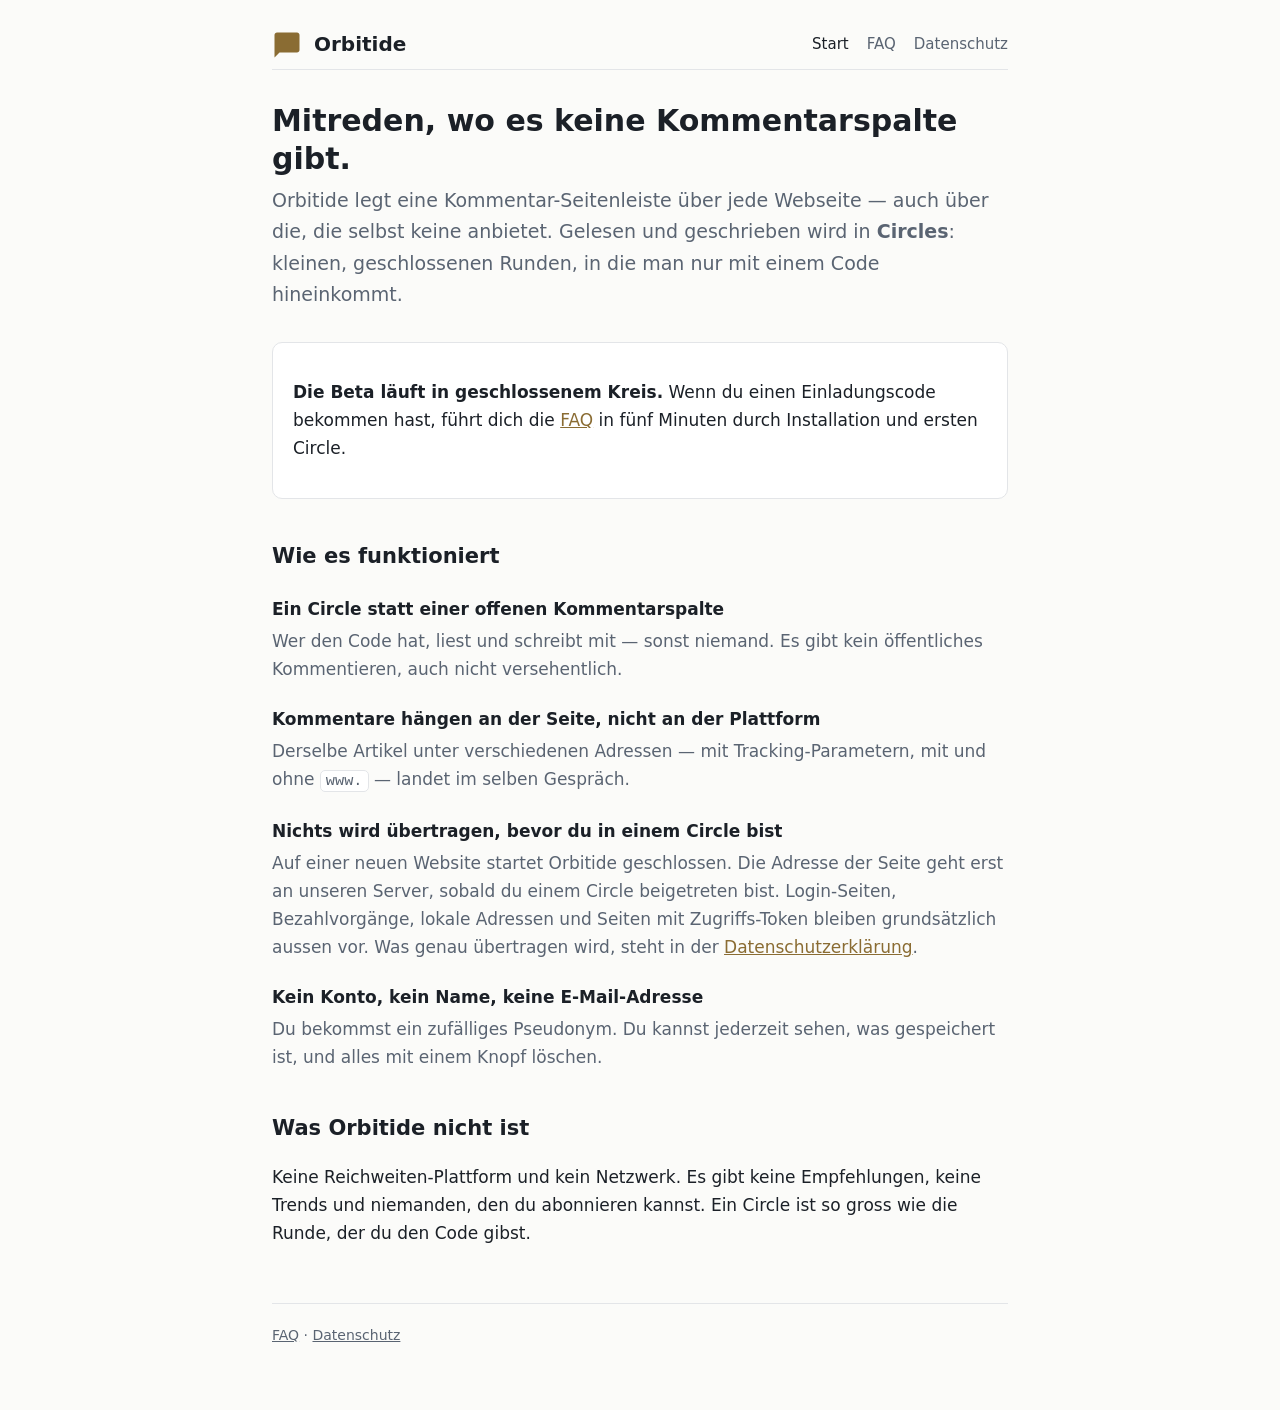
<file: index.html>
<!DOCTYPE html>
<html lang="de">
<head>
<meta charset="UTF-8">
<meta name="viewport" content="width=device-width, initial-scale=1">
<meta name="robots" content="noindex, noarchive">
<title>Orbitide</title>
<meta name="description" content="Kommentiere jede Seite — auch dort, wo es keine Kommentarfunktion gibt. In kleinen, geschlossenen Runden.">
<link rel="stylesheet" href="style.css">
</head>
<body>
<div class="wrap">

<header>
  <svg class="logo" viewBox="0 0 24 24" fill="none" xmlns="http://www.w3.org/2000/svg" aria-hidden="true">
    <path d="M20 2H4C2.9 2 2 2.9 2 4V22L6 18H20C21.1 18 22 17.1 22 16V4C22 2.9 21.1 2 20 2Z" fill="currentColor"/>
  </svg>
  <span class="brand">Orbitide</span>
  <nav>
    <a href="index.html" aria-current="page">Start</a>
    <a href="faq.html">FAQ</a>
    <a href="datenschutz.html">Datenschutz</a>
  </nav>
</header>

<h1>Mitreden, wo es keine Kommentarspalte gibt.</h1>
<p class="lead">
  Orbitide legt eine Kommentar-Seitenleiste über jede Webseite — auch über
  die, die selbst keine anbietet. Gelesen und geschrieben wird in
  <strong>Circles</strong>: kleinen, geschlossenen Runden, in die man nur mit
  einem Code hineinkommt.
</p>

<div class="card">
  <p><strong>Die Beta läuft in geschlossenem Kreis.</strong> Wenn du einen
  Einladungscode bekommen hast, führt dich die <a href="faq.html">FAQ</a> in
  fünf Minuten durch Installation und ersten Circle.</p>
</div>

<h2>Wie es funktioniert</h2>

<dl>
  <dt>Ein Circle statt einer offenen Kommentarspalte</dt>
  <dd>Wer den Code hat, liest und schreibt mit — sonst niemand. Es gibt kein
      öffentliches Kommentieren, auch nicht versehentlich.</dd>

  <dt>Kommentare hängen an der Seite, nicht an der Plattform</dt>
  <dd>Derselbe Artikel unter verschiedenen Adressen — mit Tracking-Parametern,
      mit und ohne <code>www.</code> — landet im selben Gespräch.</dd>

  <dt>Nichts wird übertragen, bevor du in einem Circle bist</dt>
  <dd>Auf einer neuen Website startet Orbitide geschlossen. Die Adresse
      der Seite geht erst an unseren Server, sobald du einem Circle
      beigetreten bist. Login-Seiten, Bezahlvorgänge, lokale Adressen und
      Seiten mit Zugriffs-Token bleiben grundsätzlich aussen vor. Was genau
      übertragen wird, steht in der
      <a href="datenschutz.html">Datenschutzerklärung</a>.</dd>

  <dt>Kein Konto, kein Name, keine E-Mail-Adresse</dt>
  <dd>Du bekommst ein zufälliges Pseudonym. Du kannst jederzeit sehen, was
      gespeichert ist, und alles mit einem Knopf löschen.</dd>
</dl>

<h2>Was Orbitide nicht ist</h2>
<p>
  Keine Reichweiten-Plattform und kein Netzwerk. Es gibt keine Empfehlungen,
  keine Trends und niemanden, den du abonnieren kannst. Ein Circle ist so
  gross wie die Runde, der du den Code gibst.
</p>

<footer>
  <a href="faq.html">FAQ</a> ·
  <a href="datenschutz.html">Datenschutz</a>
</footer>

</div>
</body>
</html>
</file>
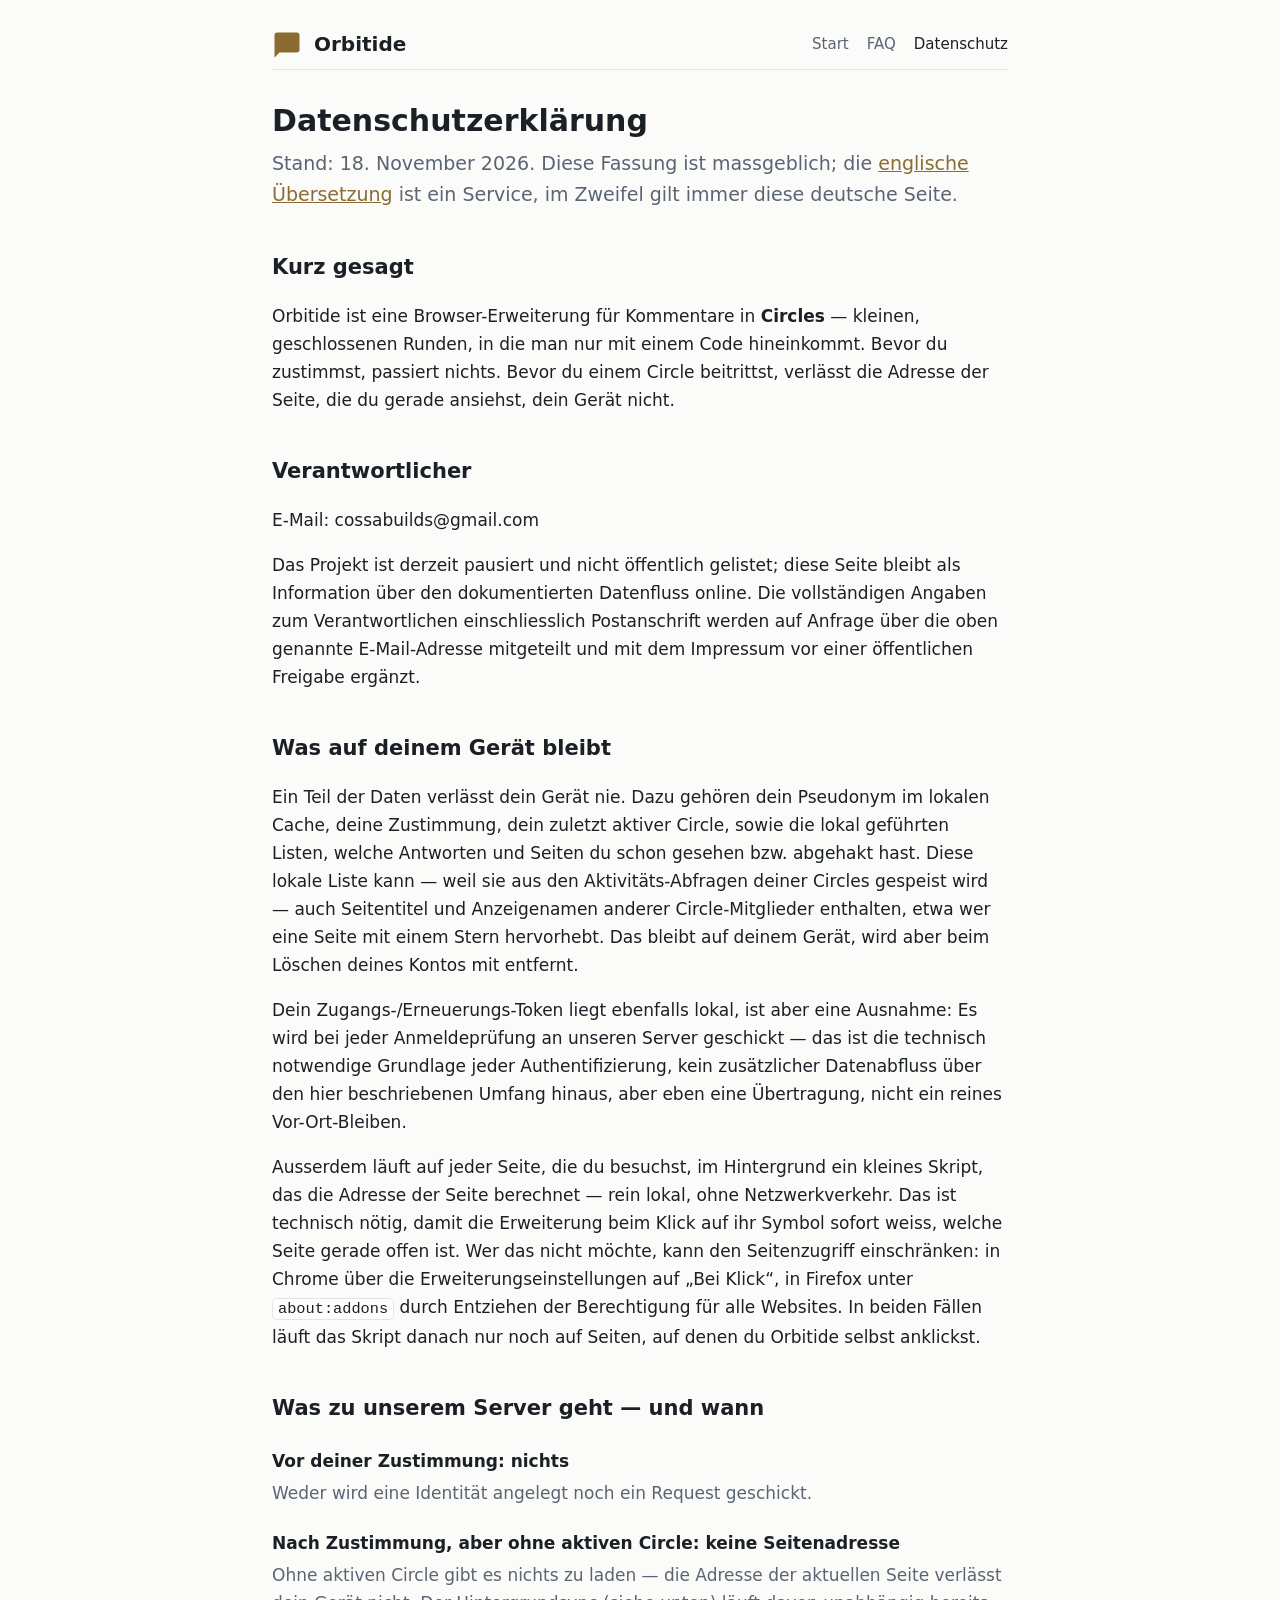
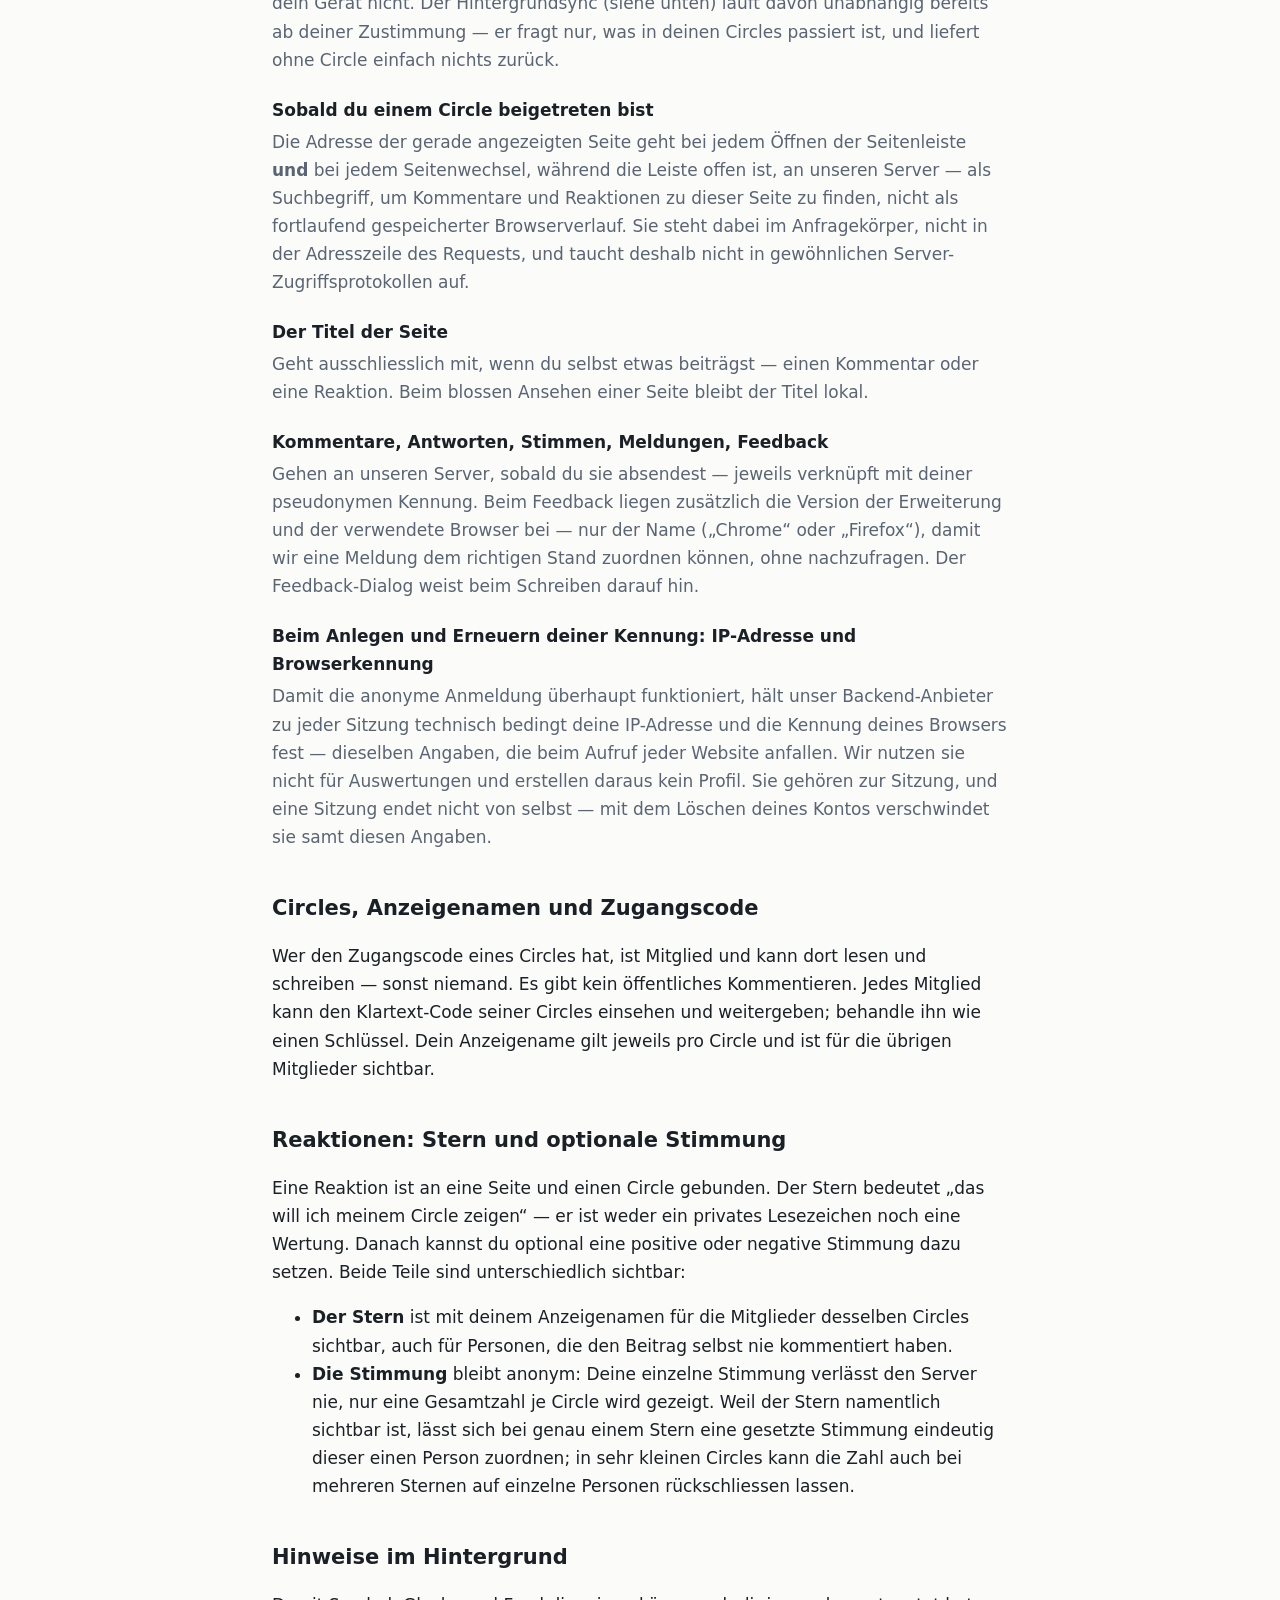
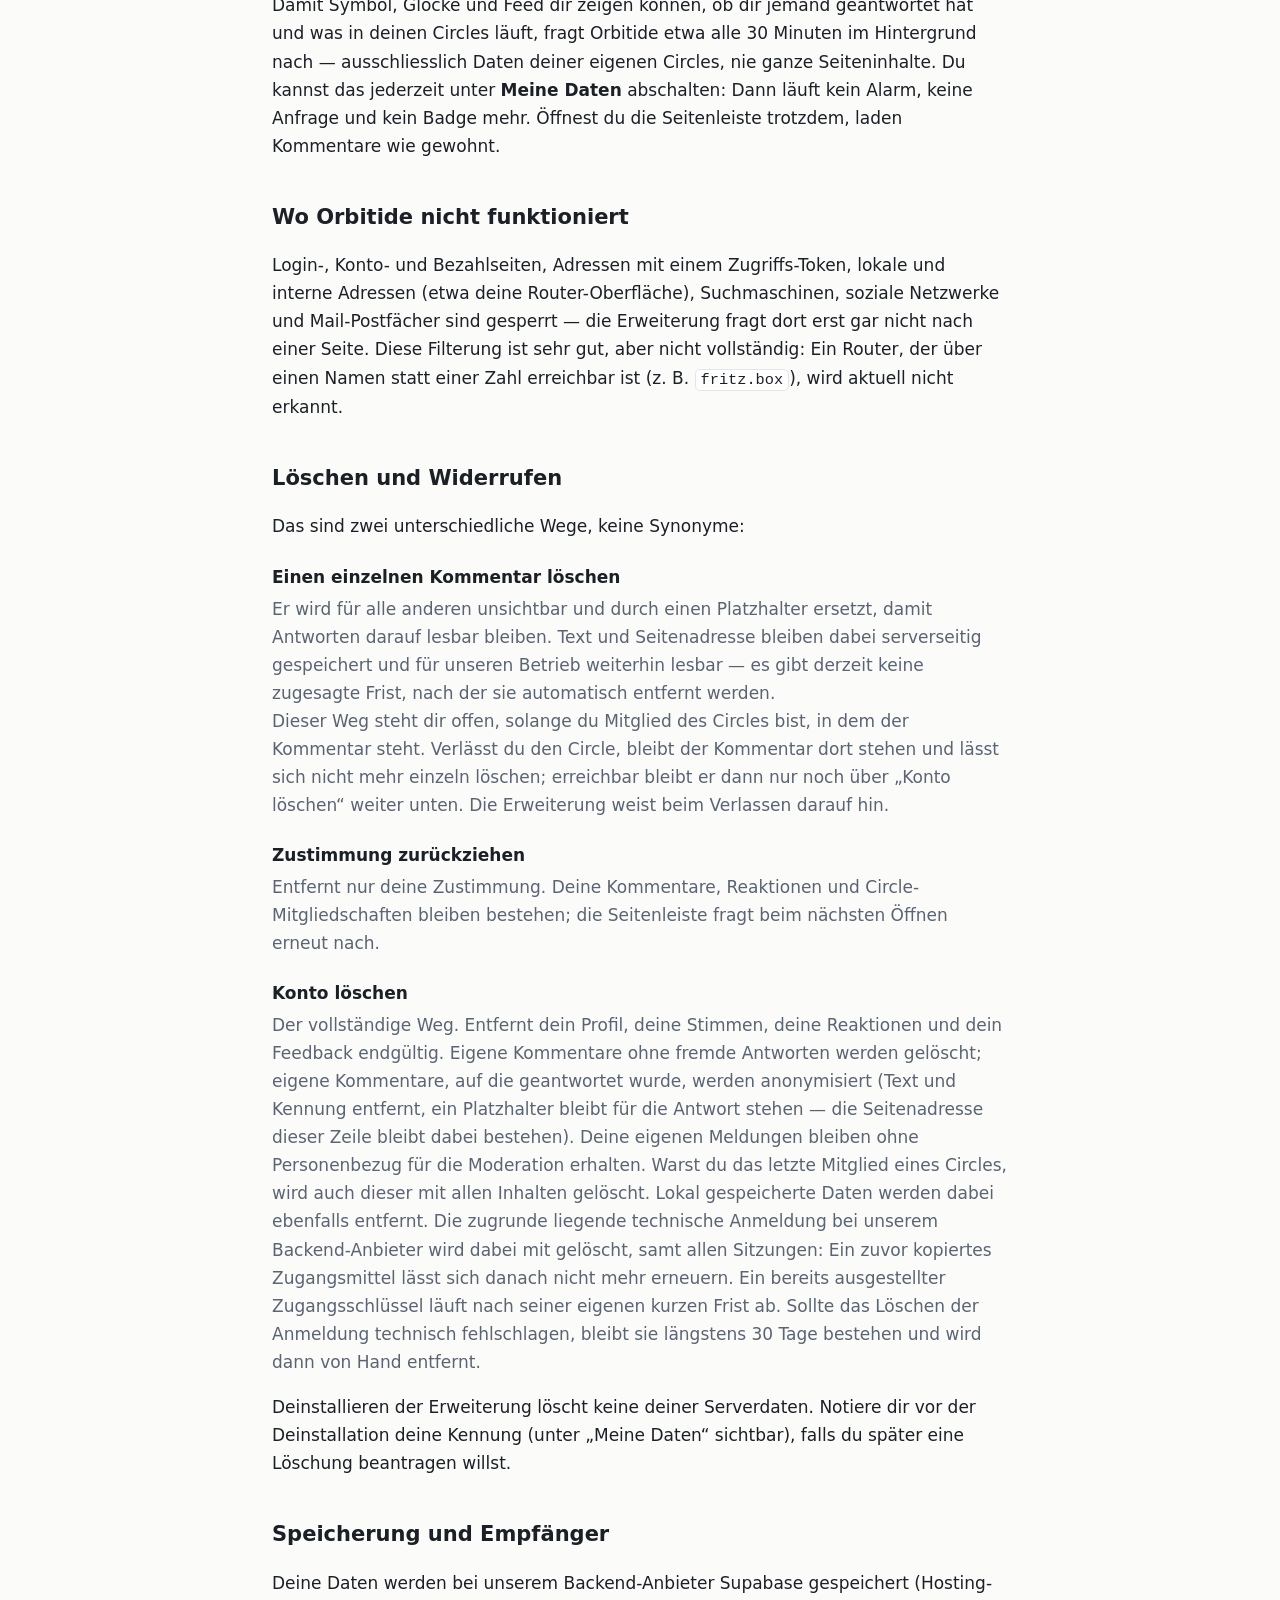
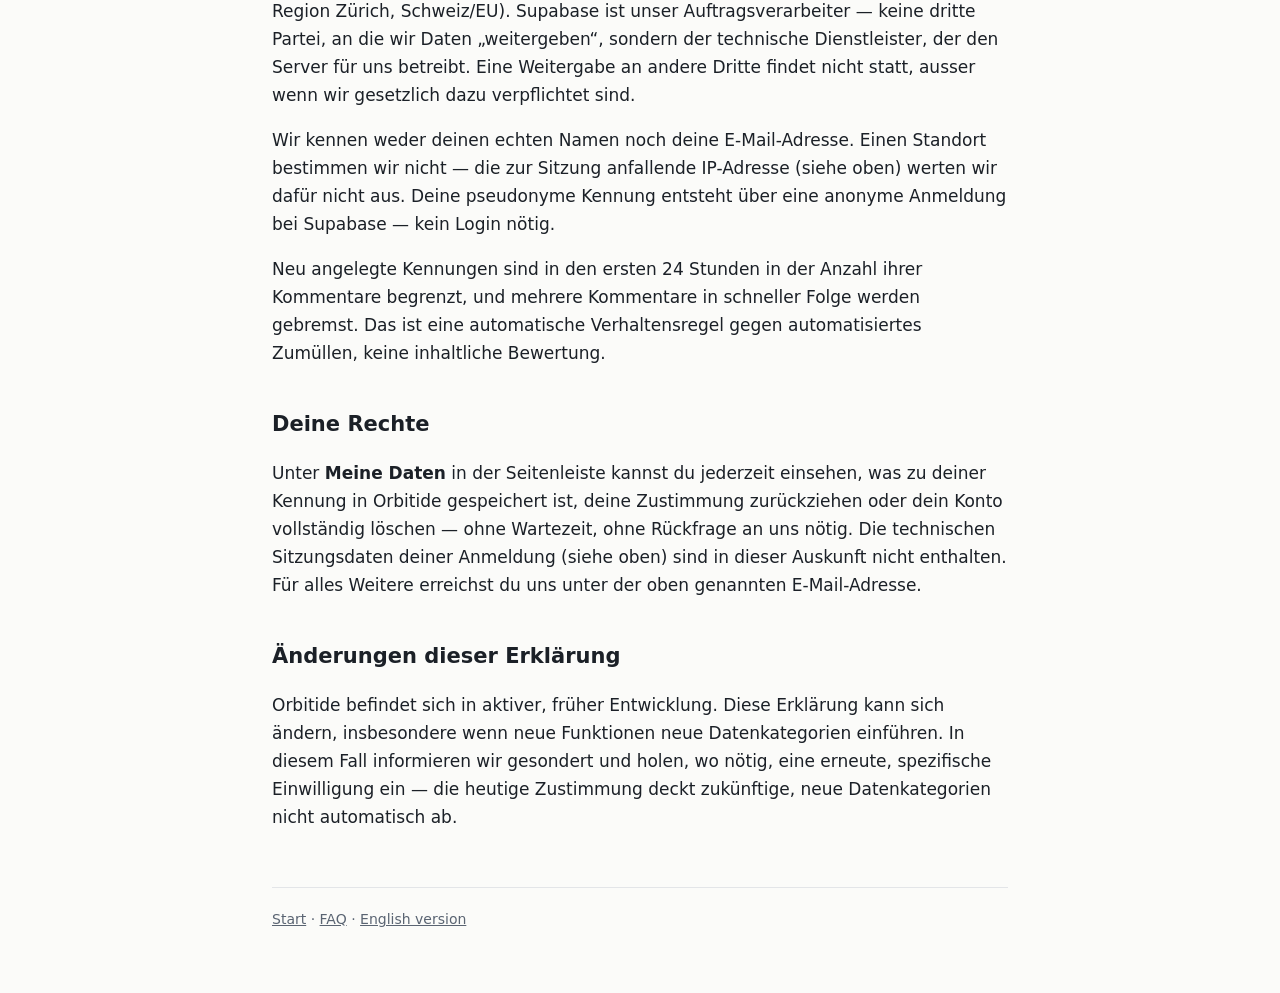
<file: datenschutz.html>
<!DOCTYPE html>
<html lang="de">
<head>
<meta charset="UTF-8">
<meta name="viewport" content="width=device-width, initial-scale=1">
<meta name="robots" content="noindex, noarchive">
<title>Datenschutzerklärung — Orbitide</title>
<meta name="description" content="Was Orbitide lokal speichert, was an den Server geht und wann, und wie du deine Daten löschst.">
<link rel="stylesheet" href="style.css">
</head>
<body>
<div class="wrap">

<header>
  <svg class="logo" viewBox="0 0 24 24" fill="none" xmlns="http://www.w3.org/2000/svg" aria-hidden="true">
    <path d="M20 2H4C2.9 2 2 2.9 2 4V22L6 18H20C21.1 18 22 17.1 22 16V4C22 2.9 21.1 2 20 2Z" fill="currentColor"/>
  </svg>
  <span class="brand">Orbitide</span>
  <nav>
    <a href="index.html">Start</a>
    <a href="faq.html">FAQ</a>
    <a href="datenschutz.html" aria-current="page">Datenschutz</a>
  </nav>
</header>

<h1>Datenschutzerklärung</h1>
<p class="lead">
  Stand: 18. November 2026. Diese Fassung ist massgeblich; die
  <a href="privacy.html">englische Übersetzung</a> ist ein Service, im
  Zweifel gilt immer diese deutsche Seite.
</p>

<h2>Kurz gesagt</h2>
<p>
  Orbitide ist eine Browser-Erweiterung für Kommentare in
  <strong>Circles</strong> — kleinen, geschlossenen Runden, in die man nur
  mit einem Code hineinkommt. Bevor du zustimmst, passiert nichts. Bevor du
  einem Circle beitrittst, verlässt die Adresse der Seite, die du gerade
  ansiehst, dein Gerät nicht.
</p>

<h2>Verantwortlicher</h2>
<p>
  E-Mail: cossabuilds@gmail.com
</p>
<p>
  Das Projekt ist derzeit pausiert und nicht öffentlich gelistet; diese
  Seite bleibt als Information über den dokumentierten Datenfluss online.
  Die vollständigen Angaben zum Verantwortlichen einschliesslich
  Postanschrift werden auf Anfrage über die oben genannte E-Mail-Adresse
  mitgeteilt und mit dem Impressum vor einer öffentlichen Freigabe
  ergänzt.
</p>

<h2>Was auf deinem Gerät bleibt</h2>
<p>
  Ein Teil der Daten verlässt dein Gerät nie. Dazu gehören dein Pseudonym
  im lokalen Cache, deine Zustimmung, dein zuletzt aktiver Circle, sowie
  die lokal geführten Listen, welche Antworten und Seiten du schon gesehen
  bzw. abgehakt hast. Diese lokale Liste kann — weil sie aus den
  Aktivitäts-Abfragen deiner Circles gespeist wird — auch Seitentitel und
  Anzeigenamen anderer Circle-Mitglieder enthalten, etwa wer eine Seite mit
  einem Stern hervorhebt. Das bleibt auf deinem Gerät, wird aber beim
  Löschen deines Kontos mit entfernt.
</p>
<p>
  Dein Zugangs-/Erneuerungs-Token liegt ebenfalls lokal, ist aber eine
  Ausnahme: Es wird bei jeder Anmeldeprüfung an unseren Server geschickt —
  das ist die technisch notwendige Grundlage jeder Authentifizierung, kein
  zusätzlicher Datenabfluss über den hier beschriebenen Umfang hinaus,
  aber eben eine Übertragung, nicht ein reines Vor-Ort-Bleiben.
</p>
<p>
  Ausserdem läuft auf jeder Seite, die du besuchst, im Hintergrund ein
  kleines Skript, das die Adresse der Seite berechnet — rein lokal, ohne
  Netzwerkverkehr. Das ist technisch nötig, damit die Erweiterung beim
  Klick auf ihr Symbol sofort weiss, welche Seite gerade offen ist. Wer das
  nicht möchte, kann den Seitenzugriff einschränken: in Chrome über die
  Erweiterungseinstellungen auf „Bei Klick“, in Firefox unter
  <code>about:addons</code> durch Entziehen der Berechtigung für alle
  Websites. In beiden Fällen läuft das Skript danach nur noch auf Seiten,
  auf denen du Orbitide selbst anklickst.
</p>

<h2>Was zu unserem Server geht — und wann</h2>
<dl>
  <dt>Vor deiner Zustimmung: nichts</dt>
  <dd>Weder wird eine Identität angelegt noch ein Request geschickt.</dd>

  <dt>Nach Zustimmung, aber ohne aktiven Circle: keine Seitenadresse</dt>
  <dd>Ohne aktiven Circle gibt es nichts zu laden — die Adresse der
      aktuellen Seite verlässt dein Gerät nicht. Der Hintergrundsync (siehe
      unten) läuft davon unabhängig bereits ab deiner Zustimmung — er fragt
      nur, was in deinen Circles passiert ist, und liefert ohne Circle
      einfach nichts zurück.</dd>

  <dt>Sobald du einem Circle beigetreten bist</dt>
  <dd>Die Adresse der gerade angezeigten Seite geht bei jedem Öffnen der
      Seitenleiste <strong>und</strong> bei jedem Seitenwechsel, während die
      Leiste offen ist, an unseren Server — als Suchbegriff, um Kommentare
      und Reaktionen zu dieser Seite zu finden, nicht als fortlaufend
      gespeicherter Browserverlauf. Sie steht dabei im Anfragekörper, nicht in der
      Adresszeile des Requests, und taucht deshalb nicht in gewöhnlichen
      Server-Zugriffsprotokollen auf.</dd>

  <dt>Der Titel der Seite</dt>
  <dd>Geht ausschliesslich mit, wenn du selbst etwas beiträgst — einen
      Kommentar oder eine Reaktion. Beim blossen Ansehen einer Seite bleibt
      der Titel lokal.</dd>

  <dt>Kommentare, Antworten, Stimmen, Meldungen, Feedback</dt>
  <dd>Gehen an unseren Server, sobald du sie absendest — jeweils verknüpft
      mit deiner pseudonymen Kennung. Beim Feedback liegen zusätzlich die
      Version der Erweiterung und der verwendete Browser bei — nur der Name
      („Chrome“ oder „Firefox“), damit wir eine Meldung dem richtigen Stand
      zuordnen können, ohne nachzufragen. Der Feedback-Dialog weist beim
      Schreiben darauf hin.</dd>

  <dt>Beim Anlegen und Erneuern deiner Kennung: IP-Adresse und
      Browserkennung</dt>
  <dd>Damit die anonyme Anmeldung überhaupt funktioniert, hält unser
      Backend-Anbieter zu jeder Sitzung technisch bedingt deine IP-Adresse
      und die Kennung deines Browsers fest — dieselben Angaben, die beim
      Aufruf jeder Website anfallen. Wir nutzen sie nicht für Auswertungen
      und erstellen daraus kein Profil. Sie gehören zur Sitzung, und eine
      Sitzung endet nicht von selbst — mit dem Löschen deines Kontos
      verschwindet sie samt diesen Angaben.</dd>
</dl>

<h2>Circles, Anzeigenamen und Zugangscode</h2>
<p>
  Wer den Zugangscode eines Circles hat, ist Mitglied und kann dort lesen
  und schreiben — sonst niemand. Es gibt kein öffentliches Kommentieren.
  Jedes Mitglied kann den Klartext-Code seiner Circles einsehen und
  weitergeben; behandle ihn wie einen Schlüssel. Dein Anzeigename gilt
  jeweils pro Circle und ist für die übrigen Mitglieder sichtbar.
</p>

<h2>Reaktionen: Stern und optionale Stimmung</h2>
<p>
  Eine Reaktion ist an eine Seite und einen Circle gebunden. Der Stern
  bedeutet „das will ich meinem Circle zeigen“ — er ist weder ein privates
  Lesezeichen noch eine Wertung. Danach kannst du optional eine positive
  oder negative Stimmung dazu setzen. Beide Teile sind unterschiedlich
  sichtbar:
</p>
<ul>
  <li><strong>Der Stern</strong> ist mit deinem Anzeigenamen für die
      Mitglieder desselben Circles sichtbar, auch für Personen, die den
      Beitrag selbst nie kommentiert haben.</li>
  <li><strong>Die Stimmung</strong> bleibt anonym: Deine einzelne Stimmung
      verlässt den Server nie, nur eine Gesamtzahl je Circle wird gezeigt.
      Weil der Stern namentlich sichtbar ist, lässt sich bei genau einem
      Stern eine gesetzte Stimmung eindeutig dieser einen Person zuordnen;
      in sehr kleinen Circles kann die Zahl auch bei mehreren Sternen auf
      einzelne Personen rückschliessen lassen.</li>
</ul>

<h2>Hinweise im Hintergrund</h2>
<p>
  Damit Symbol, Glocke und Feed dir zeigen können, ob dir jemand geantwortet
  hat und was in deinen Circles läuft, fragt Orbitide etwa alle 30
  Minuten im Hintergrund nach — ausschliesslich Daten deiner eigenen
  Circles, nie ganze Seiteninhalte. Du kannst das jederzeit unter
  <strong>Meine Daten</strong> abschalten: Dann läuft kein Alarm, keine
  Anfrage und kein Badge mehr. Öffnest du die Seitenleiste trotzdem, laden
  Kommentare wie gewohnt.
</p>

<h2>Wo Orbitide nicht funktioniert</h2>
<p>
  Login-, Konto- und Bezahlseiten, Adressen mit einem Zugriffs-Token,
  lokale und interne Adressen (etwa deine Router-Oberfläche),
  Suchmaschinen, soziale Netzwerke und Mail-Postfächer sind gesperrt — die
  Erweiterung fragt dort erst gar nicht nach einer Seite. Diese Filterung
  ist sehr gut, aber nicht vollständig: Ein Router, der über einen Namen
  statt einer Zahl erreichbar ist (z. B. <code>fritz.box</code>), wird
  aktuell nicht erkannt.
</p>

<h2>Löschen und Widerrufen</h2>
<p>
  Das sind zwei unterschiedliche Wege, keine Synonyme:
</p>
<dl>
  <dt>Einen einzelnen Kommentar löschen</dt>
  <dd>Er wird für alle anderen unsichtbar und durch einen Platzhalter
      ersetzt, damit Antworten darauf lesbar bleiben. Text und Seitenadresse
      bleiben dabei serverseitig gespeichert und für unseren Betrieb
      weiterhin lesbar — es gibt derzeit keine zugesagte Frist, nach der
      sie automatisch entfernt werden.
      <br>
      Dieser Weg steht dir offen, solange du Mitglied des Circles bist, in
      dem der Kommentar steht. Verlässt du den Circle, bleibt der Kommentar
      dort stehen und lässt sich nicht mehr einzeln löschen; erreichbar
      bleibt er dann nur noch über „Konto löschen“ weiter unten. Die
      Erweiterung weist beim Verlassen darauf hin.</dd>

  <dt>Zustimmung zurückziehen</dt>
  <dd>Entfernt nur deine Zustimmung. Deine Kommentare, Reaktionen und
      Circle-Mitgliedschaften bleiben bestehen; die Seitenleiste fragt beim
      nächsten Öffnen erneut nach.</dd>

  <dt>Konto löschen</dt>
  <dd>Der vollständige Weg. Entfernt dein Profil, deine Stimmen, deine
      Reaktionen und dein Feedback endgültig. Eigene Kommentare ohne fremde
      Antworten werden gelöscht; eigene Kommentare, auf die geantwortet
      wurde, werden anonymisiert (Text und Kennung entfernt, ein
      Platzhalter bleibt für die Antwort stehen — die Seitenadresse dieser
      Zeile bleibt dabei bestehen). Deine eigenen Meldungen
      bleiben ohne Personenbezug für die Moderation erhalten. Warst du das
      letzte Mitglied eines Circles, wird auch dieser mit allen Inhalten
      gelöscht. Lokal gespeicherte Daten werden dabei ebenfalls entfernt.
      Die zugrunde liegende technische Anmeldung bei unserem
      Backend-Anbieter wird dabei mit gelöscht, samt allen Sitzungen: Ein
      zuvor kopiertes Zugangsmittel lässt sich danach nicht mehr erneuern.
      Ein bereits ausgestellter Zugangsschlüssel läuft nach seiner eigenen
      kurzen Frist ab. Sollte das Löschen der Anmeldung technisch
      fehlschlagen, bleibt sie längstens 30 Tage bestehen und wird dann von
      Hand entfernt.</dd>
</dl>
<p>
  Deinstallieren der Erweiterung löscht keine deiner Serverdaten. Notiere
  dir vor der Deinstallation deine Kennung (unter „Meine Daten“ sichtbar),
  falls du später eine Löschung beantragen willst.
</p>

<h2>Speicherung und Empfänger</h2>
<p>
  Deine Daten werden bei unserem Backend-Anbieter Supabase gespeichert
  (Hosting-Region Zürich, Schweiz/EU). Supabase ist unser
  Auftragsverarbeiter — keine dritte Partei, an die wir Daten
  „weitergeben“, sondern der technische Dienstleister, der den Server für
  uns betreibt. Eine Weitergabe an andere Dritte findet nicht statt, ausser
  wenn wir gesetzlich dazu verpflichtet sind.
</p>
<p>
  Wir kennen weder deinen echten Namen noch deine E-Mail-Adresse. Einen
  Standort bestimmen wir nicht — die zur Sitzung anfallende IP-Adresse
  (siehe oben) werten wir dafür nicht aus. Deine pseudonyme Kennung
  entsteht über eine anonyme Anmeldung bei Supabase — kein Login nötig.
</p>
<p>
  Neu angelegte Kennungen sind in den ersten 24 Stunden in der Anzahl ihrer
  Kommentare begrenzt, und mehrere Kommentare in schneller Folge werden
  gebremst. Das ist eine automatische Verhaltensregel gegen
  automatisiertes Zumüllen, keine inhaltliche Bewertung.
</p>

<h2>Deine Rechte</h2>
<p>
  Unter <strong>Meine Daten</strong> in der Seitenleiste kannst du jederzeit
  einsehen, was zu deiner Kennung in Orbitide gespeichert ist, deine
  Zustimmung zurückziehen oder dein Konto vollständig löschen — ohne
  Wartezeit, ohne Rückfrage an uns nötig. Die technischen Sitzungsdaten
  deiner Anmeldung (siehe oben) sind in dieser Auskunft nicht enthalten.
  Für alles Weitere erreichst du uns unter der oben genannten
  E-Mail-Adresse.
</p>

<h2>Änderungen dieser Erklärung</h2>
<p>
  Orbitide befindet sich in aktiver, früher Entwicklung. Diese Erklärung
  kann sich ändern, insbesondere wenn neue Funktionen neue Datenkategorien
  einführen. In diesem Fall informieren wir gesondert und holen, wo nötig,
  eine erneute, spezifische Einwilligung ein — die heutige Zustimmung deckt
  zukünftige, neue Datenkategorien nicht automatisch ab.
</p>

<footer>
  <a href="index.html">Start</a> ·
  <a href="faq.html">FAQ</a> ·
  <a href="privacy.html">English version</a>
</footer>

</div>
</body>
</html>
</file>
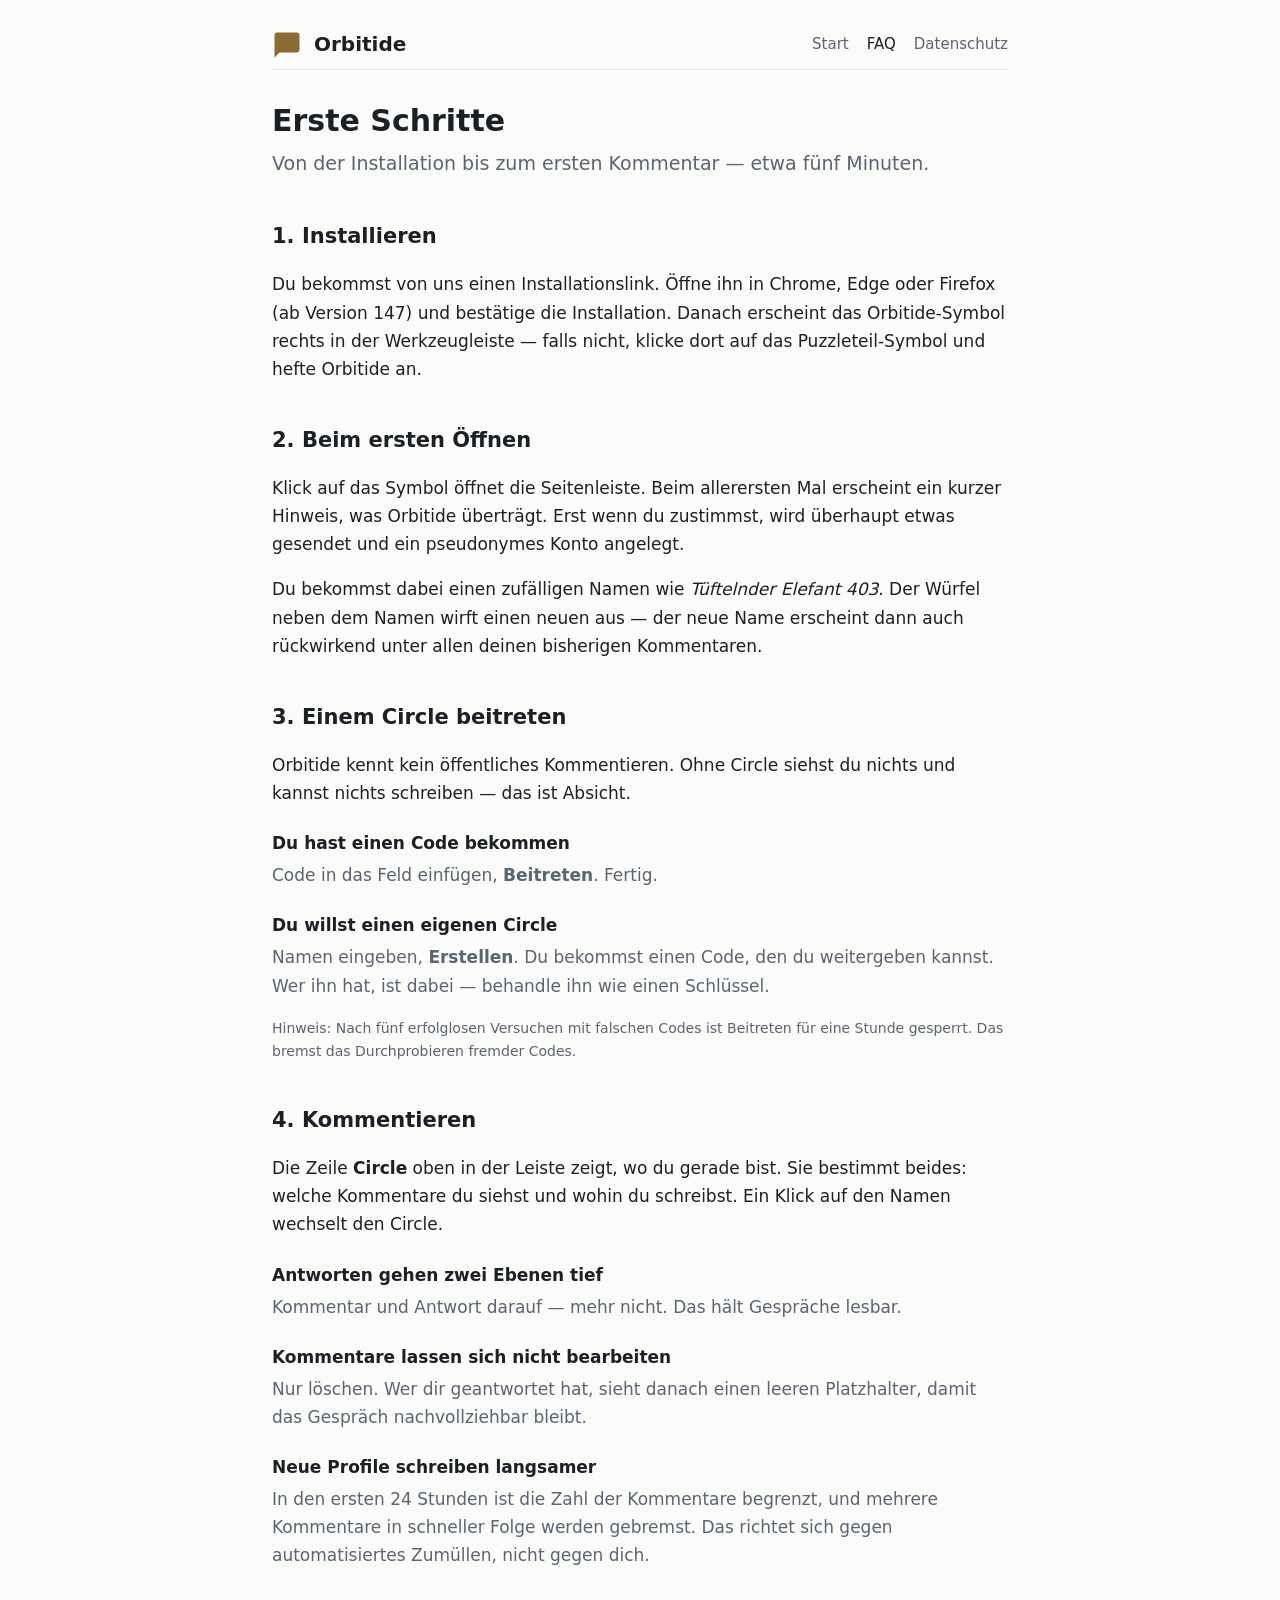
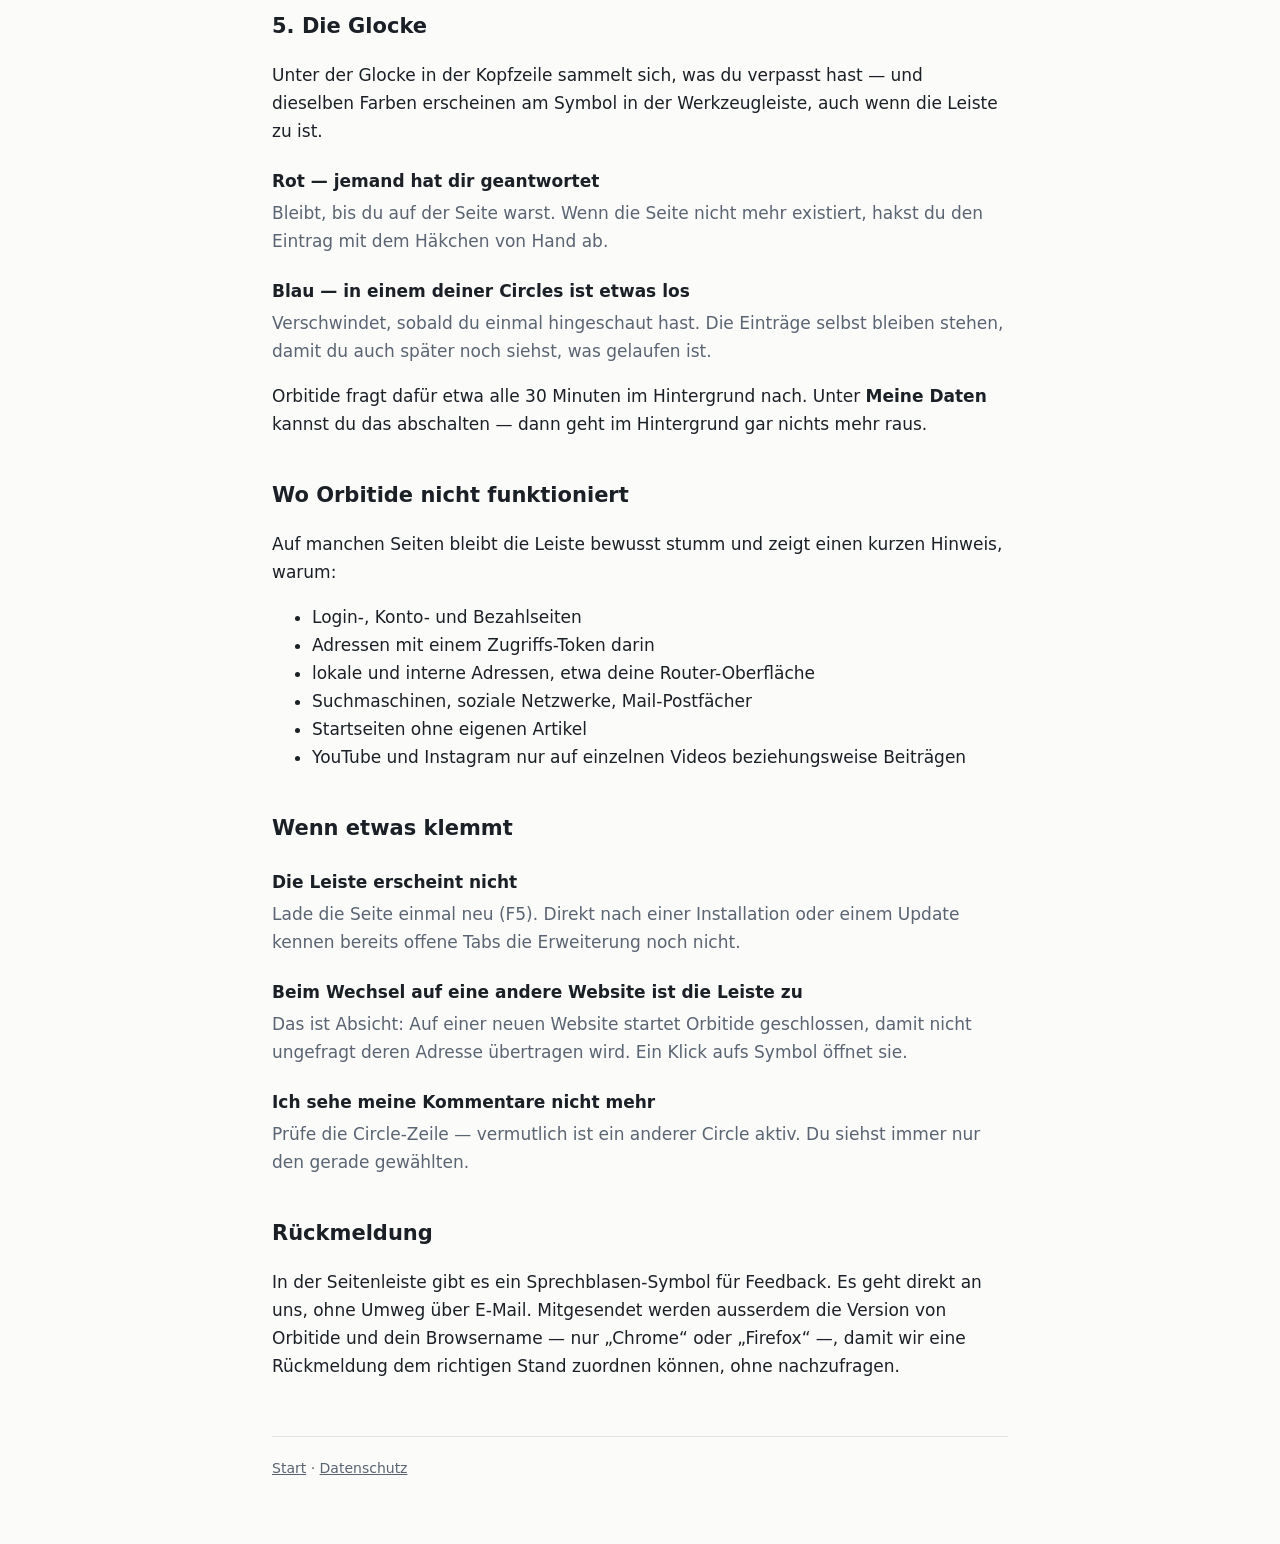
<file: faq.html>
<!DOCTYPE html>
<html lang="de">
<head>
<meta charset="UTF-8">
<meta name="viewport" content="width=device-width, initial-scale=1">
<meta name="robots" content="noindex, noarchive">
<title>FAQ — Orbitide</title>
<meta name="description" content="Erste Schritte mit Orbitide: installieren, Circle beitreten, kommentieren.">
<link rel="stylesheet" href="style.css">
</head>
<body>
<div class="wrap">

<header>
  <svg class="logo" viewBox="0 0 24 24" fill="none" xmlns="http://www.w3.org/2000/svg" aria-hidden="true">
    <path d="M20 2H4C2.9 2 2 2.9 2 4V22L6 18H20C21.1 18 22 17.1 22 16V4C22 2.9 21.1 2 20 2Z" fill="currentColor"/>
  </svg>
  <span class="brand">Orbitide</span>
  <nav>
    <a href="index.html">Start</a>
    <a href="faq.html" aria-current="page">FAQ</a>
    <a href="datenschutz.html">Datenschutz</a>
  </nav>
</header>

<h1>Erste Schritte</h1>
<p class="lead">Von der Installation bis zum ersten Kommentar — etwa fünf Minuten.</p>

<h2>1. Installieren</h2>
<p>
  <!-- TODO: Link auf die Chrome-Store-Seite eintragen, sobald sie existiert.
       Der Firefox-Link geht bewusst direkt an die Testerinnen und Tester und
       steht nicht auf dieser öffentlichen Seite. -->
  Du bekommst von uns einen Installationslink. Öffne ihn in Chrome, Edge oder
  Firefox (ab Version 147) und bestätige die Installation. Danach erscheint
  das Orbitide-Symbol rechts in der Werkzeugleiste — falls nicht, klicke dort
  auf das Puzzleteil-Symbol und hefte Orbitide an.
</p>

<h2>2. Beim ersten Öffnen</h2>
<p>
  Klick auf das Symbol öffnet die Seitenleiste. Beim allerersten Mal erscheint
  ein kurzer Hinweis, was Orbitide überträgt. Erst wenn du zustimmst, wird
  überhaupt etwas gesendet und ein pseudonymes Konto angelegt.
</p>
<p>
  Du bekommst dabei einen zufälligen Namen wie <em>Tüftelnder Elefant 403</em>.
  Der Würfel neben dem Namen wirft einen neuen aus — der neue Name erscheint
  dann auch rückwirkend unter allen deinen bisherigen Kommentaren.
</p>

<h2>3. Einem Circle beitreten</h2>
<p>
  Orbitide kennt kein öffentliches Kommentieren. Ohne Circle siehst du
  nichts und kannst nichts schreiben — das ist Absicht.
</p>
<dl>
  <dt>Du hast einen Code bekommen</dt>
  <dd>Code in das Feld einfügen, <strong>Beitreten</strong>. Fertig.</dd>

  <dt>Du willst einen eigenen Circle</dt>
  <dd>Namen eingeben, <strong>Erstellen</strong>. Du bekommst einen Code, den
      du weitergeben kannst. Wer ihn hat, ist dabei — behandle ihn wie einen
      Schlüssel.</dd>
</dl>
<p class="stand">
  Hinweis: Nach fünf erfolglosen Versuchen mit falschen Codes ist Beitreten für
  eine Stunde gesperrt. Das bremst das Durchprobieren fremder Codes.
</p>

<h2>4. Kommentieren</h2>
<p>
  Die Zeile <strong>Circle</strong> oben in der Leiste zeigt, wo du gerade
  bist. Sie bestimmt beides: welche Kommentare du siehst und wohin du
  schreibst. Ein Klick auf den Namen wechselt den Circle.
</p>
<dl>
  <dt>Antworten gehen zwei Ebenen tief</dt>
  <dd>Kommentar und Antwort darauf — mehr nicht. Das hält Gespräche lesbar.</dd>

  <dt>Kommentare lassen sich nicht bearbeiten</dt>
  <dd>Nur löschen. Wer dir geantwortet hat, sieht danach einen leeren
      Platzhalter, damit das Gespräch nachvollziehbar bleibt.</dd>

  <dt>Neue Profile schreiben langsamer</dt>
  <dd>In den ersten 24 Stunden ist die Zahl der Kommentare begrenzt, und
      mehrere Kommentare in schneller Folge werden gebremst. Das richtet sich
      gegen automatisiertes Zumüllen, nicht gegen dich.</dd>
</dl>

<h2>5. Die Glocke</h2>
<p>
  Unter der Glocke in der Kopfzeile sammelt sich, was du verpasst hast — und
  dieselben Farben erscheinen am Symbol in der Werkzeugleiste, auch wenn die
  Leiste zu ist.
</p>
<dl>
  <dt>Rot — jemand hat dir geantwortet</dt>
  <dd>Bleibt, bis du auf der Seite warst. Wenn die Seite nicht mehr existiert,
      hakst du den Eintrag mit dem Häkchen von Hand ab.</dd>

  <dt>Blau — in einem deiner Circles ist etwas los</dt>
  <dd>Verschwindet, sobald du einmal hingeschaut hast. Die Einträge selbst
      bleiben stehen, damit du auch später noch siehst, was gelaufen ist.</dd>
</dl>
<p>
  Orbitide fragt dafür etwa alle 30 Minuten im Hintergrund nach. Unter
  <strong>Meine Daten</strong> kannst du das abschalten — dann geht im
  Hintergrund gar nichts mehr raus.
</p>

<h2>Wo Orbitide nicht funktioniert</h2>
<p>
  Auf manchen Seiten bleibt die Leiste bewusst stumm und zeigt einen kurzen
  Hinweis, warum:
</p>
<ul>
  <li>Login-, Konto- und Bezahlseiten</li>
  <li>Adressen mit einem Zugriffs-Token darin</li>
  <li>lokale und interne Adressen, etwa deine Router-Oberfläche</li>
  <li>Suchmaschinen, soziale Netzwerke, Mail-Postfächer</li>
  <li>Startseiten ohne eigenen Artikel</li>
  <li>YouTube und Instagram nur auf einzelnen Videos beziehungsweise Beiträgen</li>
</ul>

<h2>Wenn etwas klemmt</h2>
<dl>
  <dt>Die Leiste erscheint nicht</dt>
  <dd>Lade die Seite einmal neu (F5). Direkt nach einer Installation oder
      einem Update kennen bereits offene Tabs die Erweiterung noch nicht.</dd>

  <dt>Beim Wechsel auf eine andere Website ist die Leiste zu</dt>
  <dd>Das ist Absicht: Auf einer neuen Website startet Orbitide
      geschlossen, damit nicht ungefragt deren Adresse übertragen wird. Ein
      Klick aufs Symbol öffnet sie.</dd>

  <dt>Ich sehe meine Kommentare nicht mehr</dt>
  <dd>Prüfe die Circle-Zeile — vermutlich ist ein anderer Circle aktiv. Du
      siehst immer nur den gerade gewählten.</dd>
</dl>

<h2>Rückmeldung</h2>
<p>
  In der Seitenleiste gibt es ein Sprechblasen-Symbol für Feedback. Es geht
  direkt an uns, ohne Umweg über E-Mail. Mitgesendet werden ausserdem die
  Version von Orbitide und dein Browsername — nur „Chrome“ oder „Firefox“ —,
  damit wir eine Rückmeldung dem richtigen Stand zuordnen können, ohne
  nachzufragen.
</p>

<footer>
  <a href="index.html">Start</a> ·
  <a href="datenschutz.html">Datenschutz</a>
</footer>

</div>
</body>
</html>
</file>
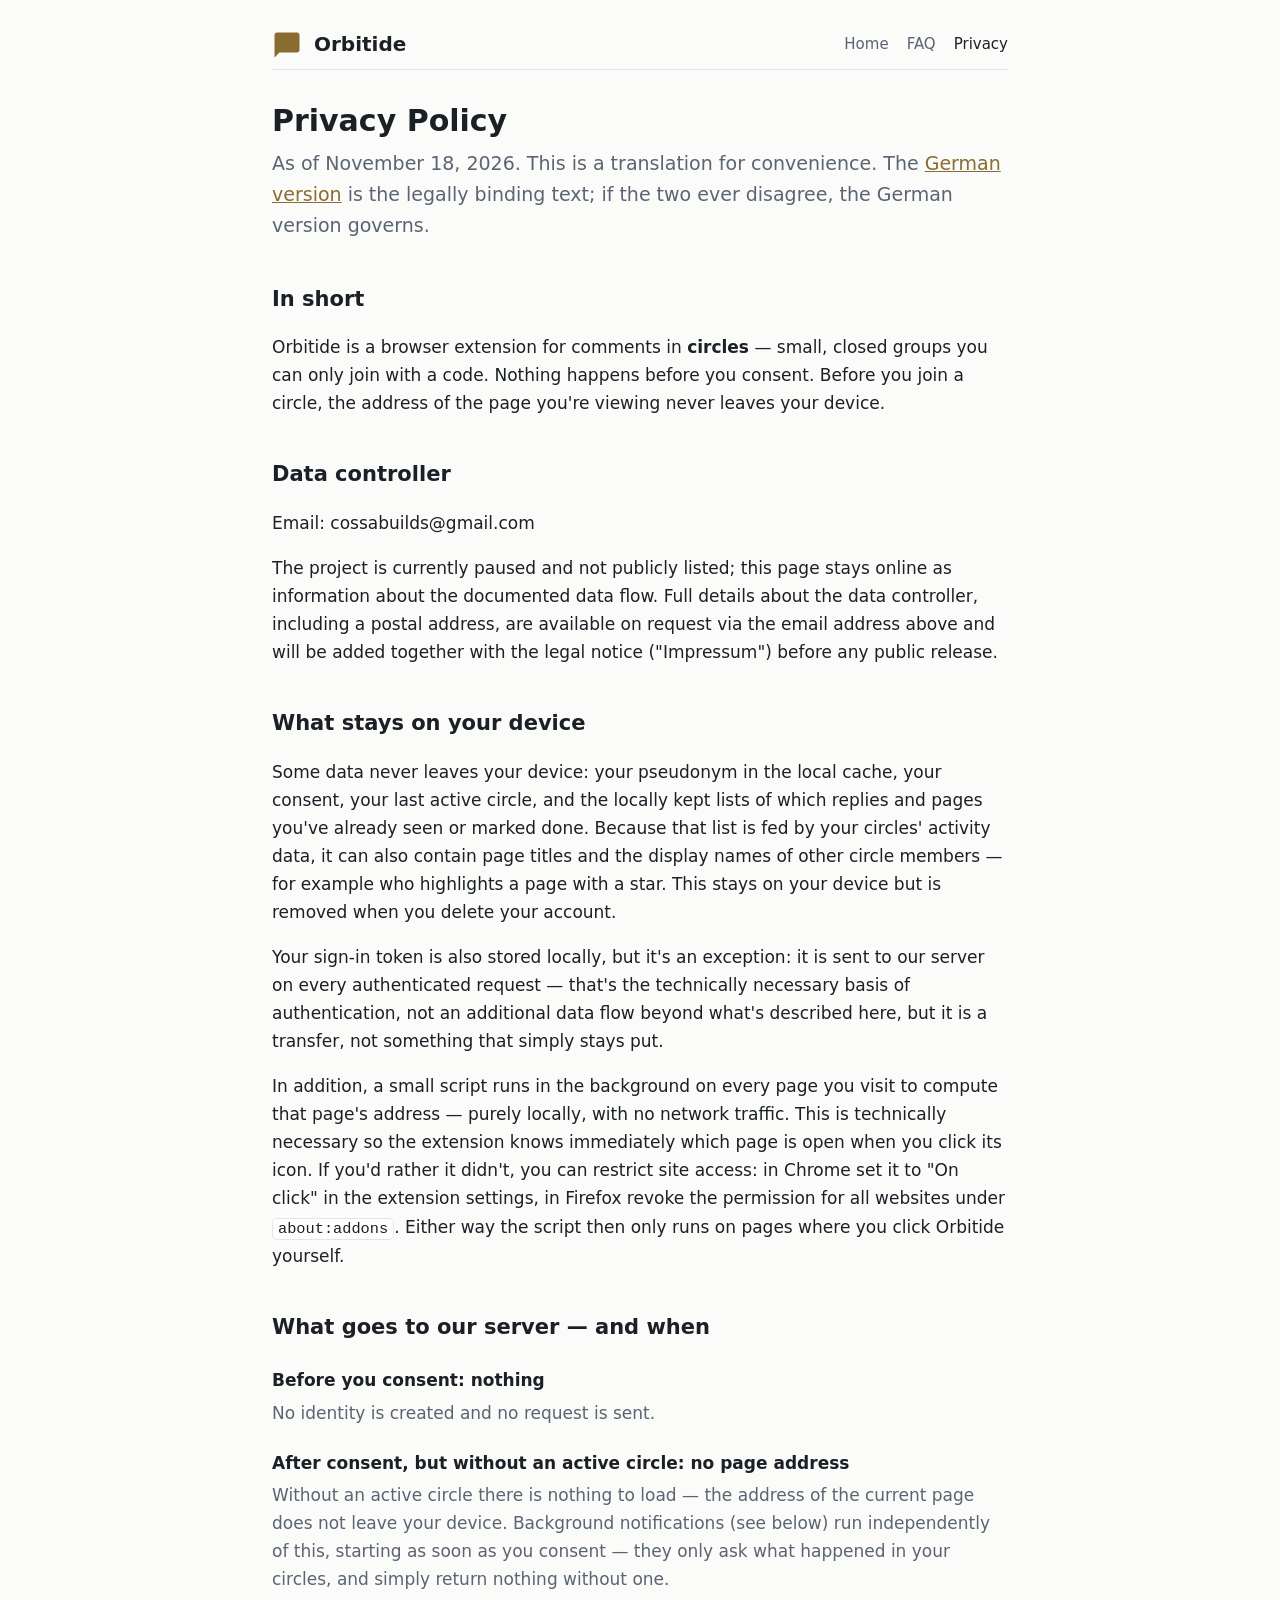
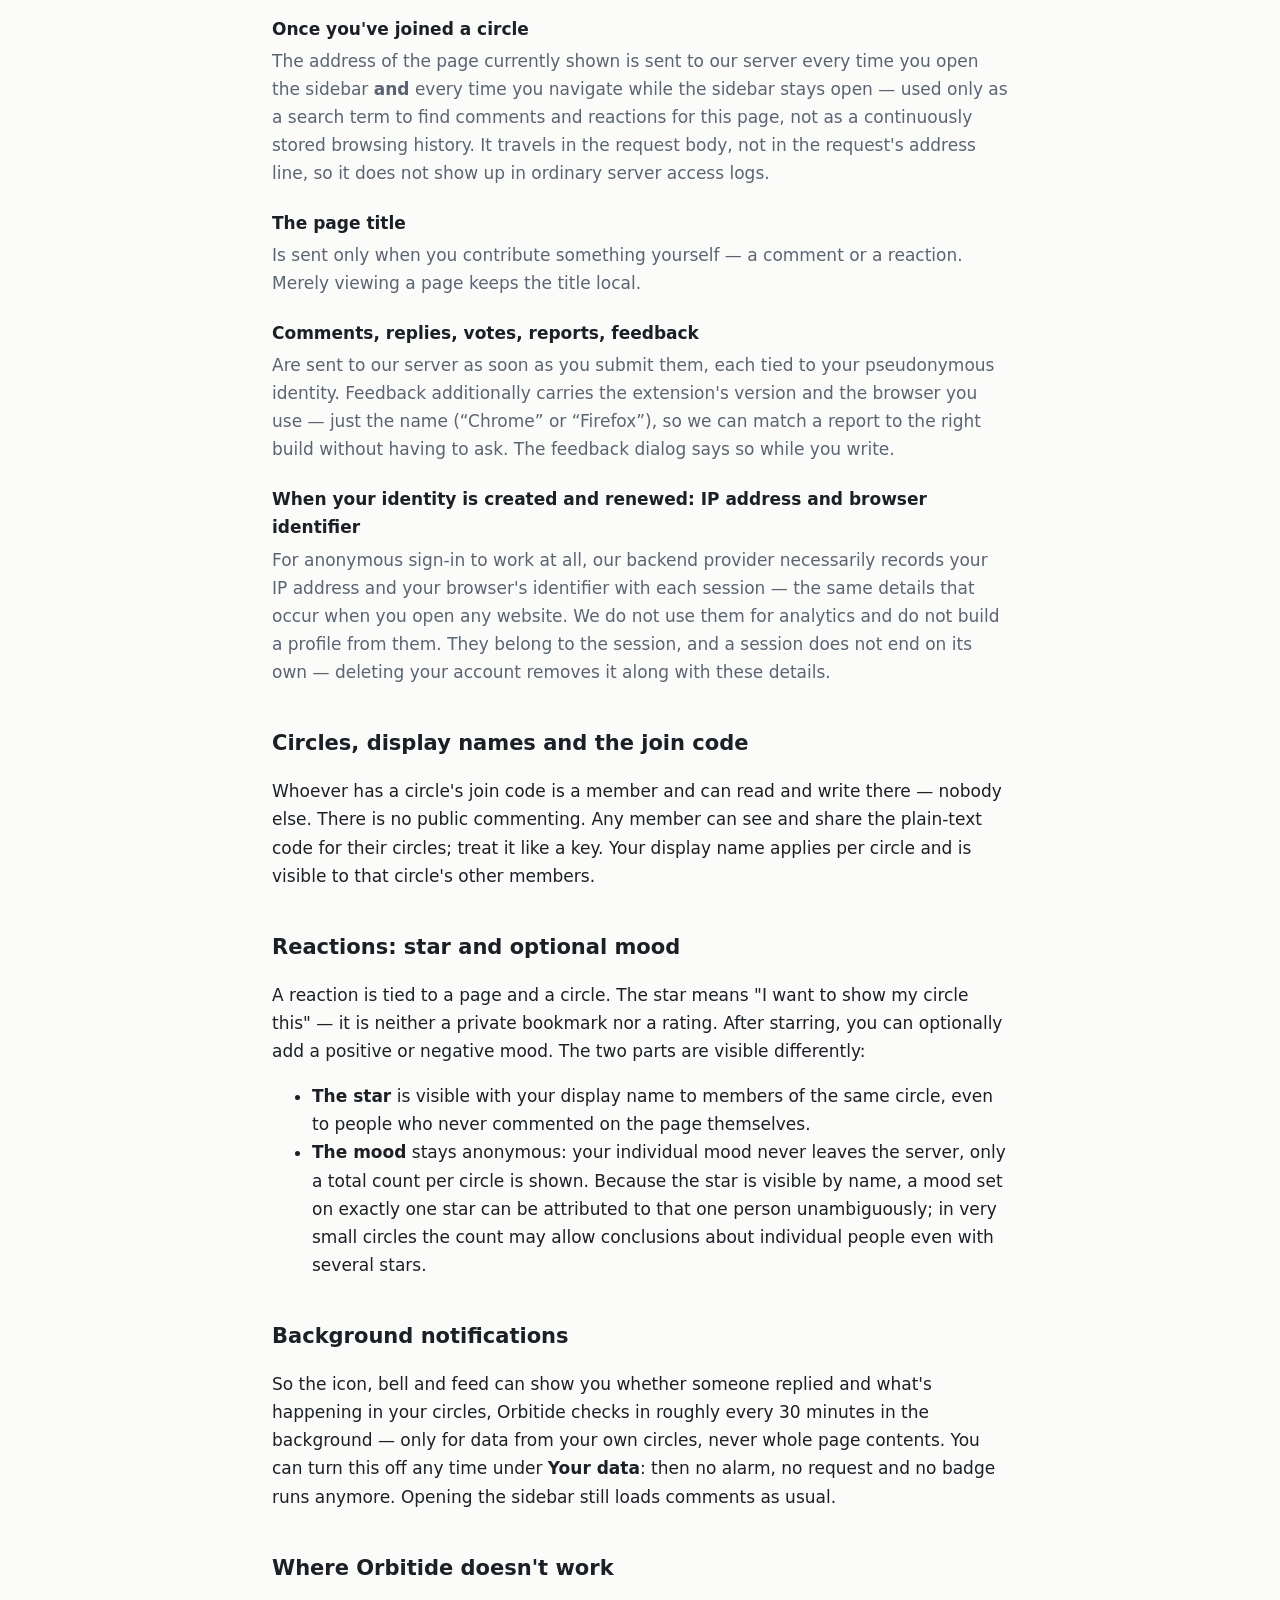
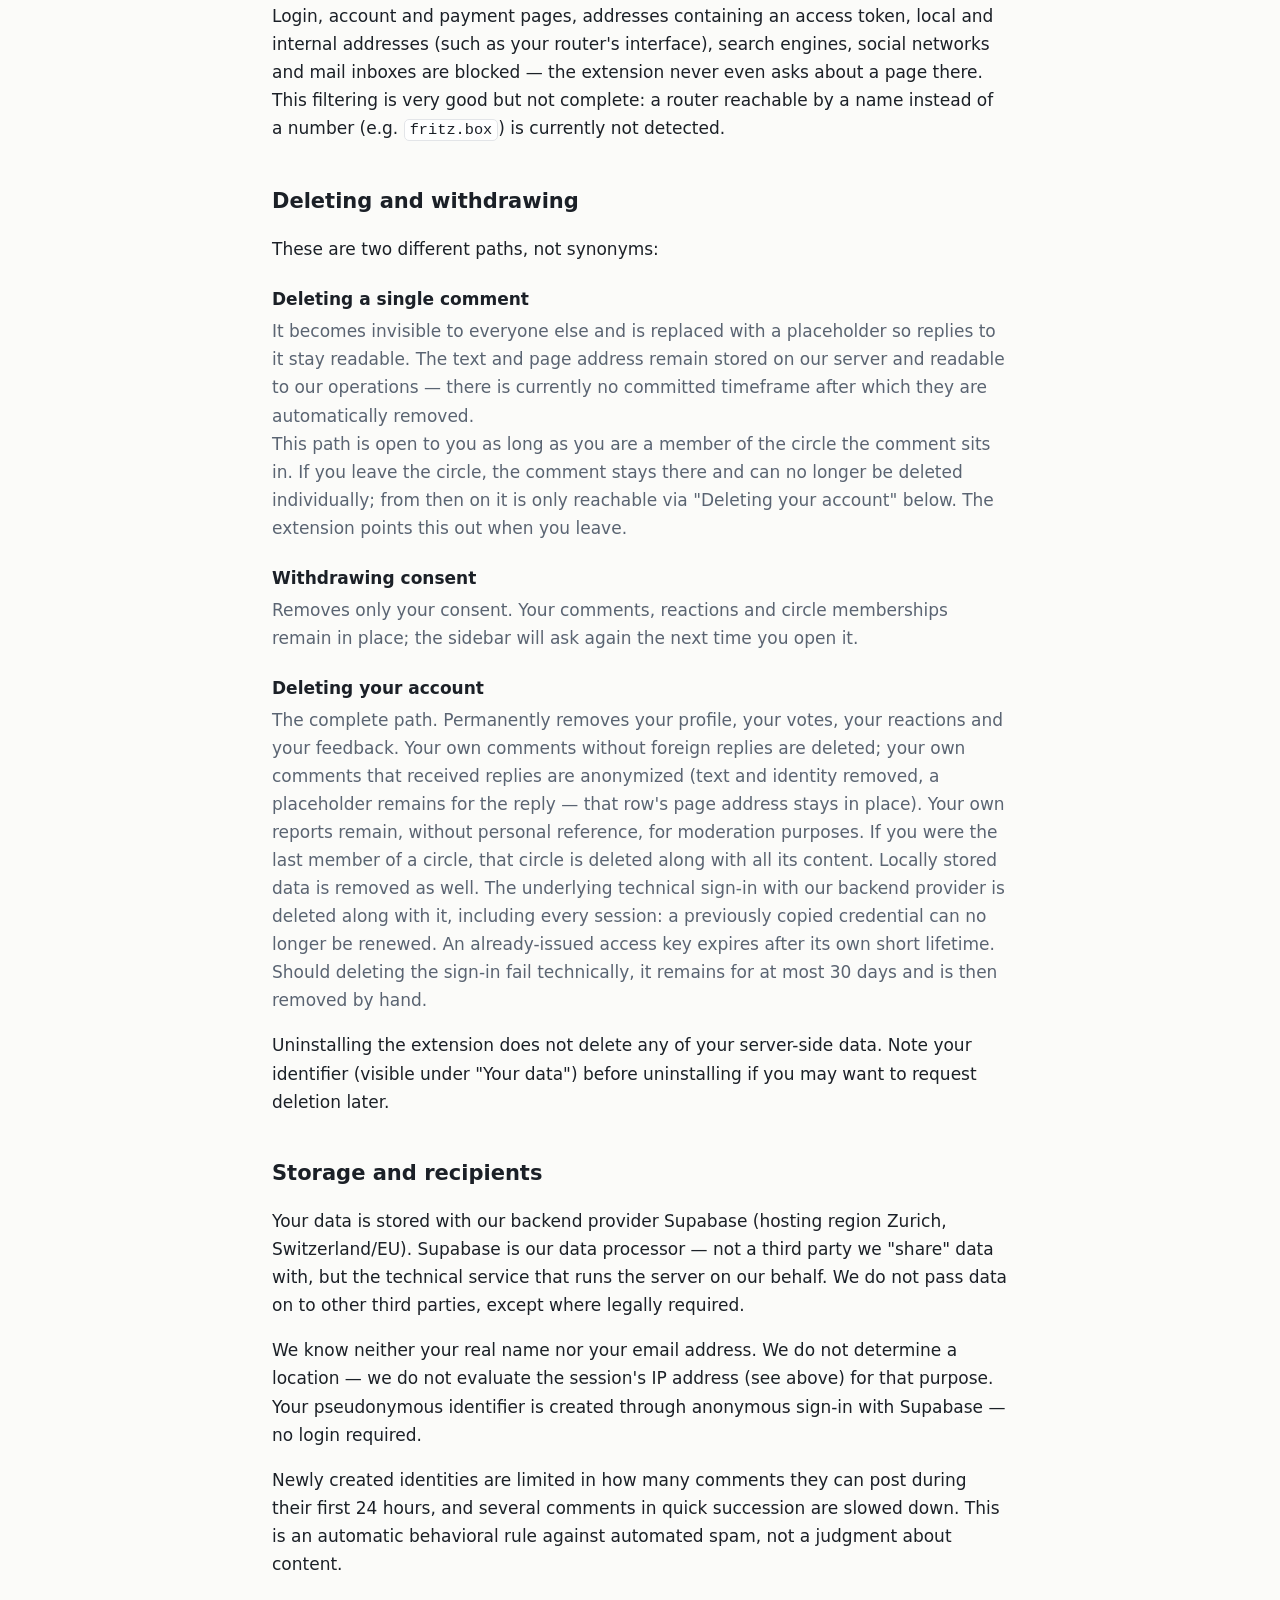
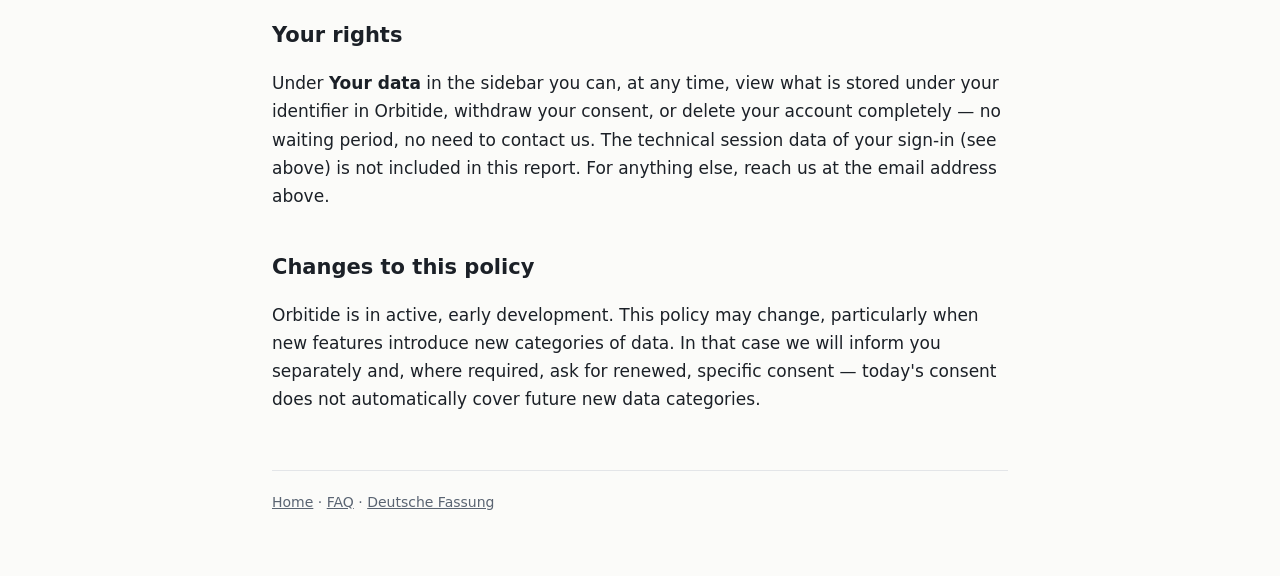
<file: privacy.html>
<!DOCTYPE html>
<html lang="en">
<head>
<meta charset="UTF-8">
<meta name="viewport" content="width=device-width, initial-scale=1">
<meta name="robots" content="noindex, noarchive">
<title>Privacy Policy — Orbitide</title>
<meta name="description" content="What Orbitide stores locally, what goes to the server and when, and how to delete your data.">
<link rel="stylesheet" href="style.css">
</head>
<body>
<div class="wrap">

<header>
  <svg class="logo" viewBox="0 0 24 24" fill="none" xmlns="http://www.w3.org/2000/svg" aria-hidden="true">
    <path d="M20 2H4C2.9 2 2 2.9 2 4V22L6 18H20C21.1 18 22 17.1 22 16V4C22 2.9 21.1 2 20 2Z" fill="currentColor"/>
  </svg>
  <span class="brand">Orbitide</span>
  <nav>
    <a href="index.html">Home</a>
    <a href="faq.html">FAQ</a>
    <a href="privacy.html" aria-current="page">Privacy</a>
  </nav>
</header>

<h1>Privacy Policy</h1>
<p class="lead">
  As of November 18, 2026. This is a translation for convenience. The
  <a href="datenschutz.html">German version</a> is the legally binding
  text; if the two ever disagree, the German version governs.
</p>

<h2>In short</h2>
<p>
  Orbitide is a browser extension for comments in <strong>circles</strong>
  — small, closed groups you can only join with a code. Nothing happens
  before you consent. Before you join a circle, the address of the page
  you're viewing never leaves your device.
</p>

<h2>Data controller</h2>
<p>
  Email: cossabuilds@gmail.com
</p>
<p>
  The project is currently paused and not publicly listed; this page stays
  online as information about the documented data flow. Full details about
  the data controller, including a postal address, are available on request
  via the email address above and will be added together with the legal
  notice ("Impressum") before any public release.
</p>

<h2>What stays on your device</h2>
<p>
  Some data never leaves your device: your pseudonym in the local cache,
  your consent, your last active circle, and the locally kept lists of
  which replies and pages you've already seen or marked done. Because that
  list is fed by your circles' activity data, it can also contain page
  titles and the display names of other circle members — for example who
  highlights a page with a star. This stays on your device but is removed
  when you delete your account.
</p>
<p>
  Your sign-in token is also stored locally, but it's an exception: it is
  sent to our server on every authenticated request — that's the
  technically necessary basis of authentication, not an additional data
  flow beyond what's described here, but it is a transfer, not something
  that simply stays put.
</p>
<p>
  In addition, a small script runs in the background on every page you
  visit to compute that page's address — purely locally, with no network
  traffic. This is technically necessary so the extension knows
  immediately which page is open when you click its icon. If you'd rather
  it didn't, you can restrict site access: in Chrome set it to "On click"
  in the extension settings, in Firefox revoke the permission for all
  websites under <code>about:addons</code>. Either way the script then only
  runs on pages where you click Orbitide yourself.
</p>

<h2>What goes to our server — and when</h2>
<dl>
  <dt>Before you consent: nothing</dt>
  <dd>No identity is created and no request is sent.</dd>

  <dt>After consent, but without an active circle: no page address</dt>
  <dd>Without an active circle there is nothing to load — the address of
      the current page does not leave your device. Background
      notifications (see below) run independently of this, starting as
      soon as you consent — they only ask what happened in your circles,
      and simply return nothing without one.</dd>

  <dt>Once you've joined a circle</dt>
  <dd>The address of the page currently shown is sent to our server every
      time you open the sidebar <strong>and</strong> every time you
      navigate while the sidebar stays open — used only as a search term
      to find comments and reactions for this page, not as a continuously
      stored browsing history. It travels in the request body, not in the
      request's address line, so it does not show up in ordinary server
      access logs.</dd>

  <dt>The page title</dt>
  <dd>Is sent only when you contribute something yourself — a comment or a
      reaction. Merely viewing a page keeps the title local.</dd>

  <dt>Comments, replies, votes, reports, feedback</dt>
  <dd>Are sent to our server as soon as you submit them, each tied to your
      pseudonymous identity. Feedback additionally carries the extension's
      version and the browser you use — just the name (“Chrome” or
      “Firefox”), so we can match a report to the right build without having
      to ask. The feedback dialog says so while you write.</dd>

  <dt>When your identity is created and renewed: IP address and browser
      identifier</dt>
  <dd>For anonymous sign-in to work at all, our backend provider
      necessarily records your IP address and your browser's identifier
      with each session — the same details that occur when you open any
      website. We do not use them for analytics and do not build a profile
      from them. They belong to the session, and a session does not end on
      its own — deleting your account removes it along with these
      details.</dd>
</dl>

<h2>Circles, display names and the join code</h2>
<p>
  Whoever has a circle's join code is a member and can read and write
  there — nobody else. There is no public commenting. Any member can see
  and share the plain-text code for their circles; treat it like a key.
  Your display name applies per circle and is visible to that circle's
  other members.
</p>

<h2>Reactions: star and optional mood</h2>
<p>
  A reaction is tied to a page and a circle. The star means "I want to show
  my circle this" — it is neither a private bookmark nor a rating. After
  starring, you can optionally add a positive or negative mood. The two
  parts are visible differently:
</p>
<ul>
  <li><strong>The star</strong> is visible with your display name to
      members of the same circle, even to people who never commented on
      the page themselves.</li>
  <li><strong>The mood</strong> stays anonymous: your individual mood never
      leaves the server, only a total count per circle is shown. Because
      the star is visible by name, a mood set on exactly one star can be
      attributed to that one person unambiguously; in very small circles
      the count may allow conclusions about individual people even with
      several stars.</li>
</ul>

<h2>Background notifications</h2>
<p>
  So the icon, bell and feed can show you whether someone replied and
  what's happening in your circles, Orbitide checks in roughly every 30
  minutes in the background — only for data from your own circles, never
  whole page contents. You can turn this off any time under
  <strong>Your data</strong>: then no alarm, no request and no badge runs
  anymore. Opening the sidebar still loads comments as usual.
</p>

<h2>Where Orbitide doesn't work</h2>
<p>
  Login, account and payment pages, addresses containing an access token,
  local and internal addresses (such as your router's interface), search
  engines, social networks and mail inboxes are blocked — the extension
  never even asks about a page there. This filtering is very good but not
  complete: a router reachable by a name instead of a number (e.g.
  <code>fritz.box</code>) is currently not detected.
</p>

<h2>Deleting and withdrawing</h2>
<p>
  These are two different paths, not synonyms:
</p>
<dl>
  <dt>Deleting a single comment</dt>
  <dd>It becomes invisible to everyone else and is replaced with a
      placeholder so replies to it stay readable. The text and page
      address remain stored on our server and readable to our operations
      — there is currently no committed timeframe after which they are
      automatically removed.
      <br>
      This path is open to you as long as you are a member of the circle
      the comment sits in. If you leave the circle, the comment stays there
      and can no longer be deleted individually; from then on it is only
      reachable via "Deleting your account" below. The extension points
      this out when you leave.</dd>

  <dt>Withdrawing consent</dt>
  <dd>Removes only your consent. Your comments, reactions and circle
      memberships remain in place; the sidebar will ask again the next
      time you open it.</dd>

  <dt>Deleting your account</dt>
  <dd>The complete path. Permanently removes your profile, your votes,
      your reactions and your feedback. Your own comments without foreign
      replies are deleted; your own comments that received replies are
      anonymized (text and identity removed, a placeholder remains for the
      reply — that row's page address stays in place). Your own reports
      remain, without personal reference, for moderation purposes. If you
      were the last member of a circle, that
      circle is deleted along with all its content. Locally stored data is
      removed as well. The underlying technical sign-in with our backend
      provider is deleted along with it, including every session: a
      previously copied credential can no longer be renewed. An
      already-issued access key expires after its own short lifetime. Should
      deleting the sign-in fail technically, it remains for at most 30 days
      and is then removed by hand.</dd>
</dl>
<p>
  Uninstalling the extension does not delete any of your server-side data.
  Note your identifier (visible under "Your data") before uninstalling if
  you may want to request deletion later.
</p>

<h2>Storage and recipients</h2>
<p>
  Your data is stored with our backend provider Supabase (hosting region
  Zurich, Switzerland/EU). Supabase is our data processor — not a third
  party we "share" data with, but the technical service that runs the
  server on our behalf. We do not pass data on to other third parties,
  except where legally required.
</p>
<p>
  We know neither your real name nor your email address. We do not
  determine a location — we do not evaluate the session's IP address (see
  above) for that purpose. Your pseudonymous identifier is created through
  anonymous sign-in with Supabase — no login required.
</p>
<p>
  Newly created identities are limited in how many comments they can post
  during their first 24 hours, and several comments in quick succession
  are slowed down. This is an automatic behavioral rule against automated
  spam, not a judgment about content.
</p>

<h2>Your rights</h2>
<p>
  Under <strong>Your data</strong> in the sidebar you can, at any time,
  view what is stored under your identifier in Orbitide, withdraw your
  consent, or delete your account completely — no waiting period, no need
  to contact us. The technical session data of your sign-in (see above) is
  not included in this report. For anything else, reach us at the email
  address above.
</p>

<h2>Changes to this policy</h2>
<p>
  Orbitide is in active, early development. This policy may change,
  particularly when new features introduce new categories of data. In that
  case we will inform you separately and, where required, ask for renewed,
  specific consent — today's consent does not automatically cover future
  new data categories.
</p>

<footer>
  <a href="index.html">Home</a> ·
  <a href="faq.html">FAQ</a> ·
  <a href="datenschutz.html">Deutsche Fassung</a>
</footer>

</div>
</body>
</html>
</file>
<file: style.css>
/* Gemeinsames Stylesheet der öffentlichen Seiten (GitHub Pages).
   Bewusst eine einzige Datei, keine Webfont, kein Framework — dieselbe
   Zurückhaltung wie in der Erweiterung. Wer den Quelltext einer
   Datenschutzerklärung ansieht, soll dort nichts finden, das nachlädt. */

/* Farben aus extension/sidebar.css übernommen, damit Website und Erweiterung
   dieselbe Identität tragen — insbesondere der Akzent #D7BA7D (Sandton des
   VS-Code-Dunkelthemas), der in der Erweiterung Logo, Links und alles
   Interaktive trägt. */
:root {
  --bg:      #0B0E14;   /* --bg-0 der Erweiterung */
  --bg-card: #161B25;   /* --bg-2 */
  --fg:      #E6EDF7;
  --fg-dim:  #8B98AC;
  --line:    #242C3A;
  --accent:  #D7BA7D;
  --radius:  10px;
}

/* Helles Systemthema respektieren statt Dunkel zu erzwingen: Rechtstexte
   werden gedruckt und vorgelesen, nicht nur angeschaut.
   Der Akzent muss dafür ein anderer sein — #D7BA7D kommt auf hellem Grund auf
   1.81:1 und ist damit als Linkfarbe unbrauchbar. #8A6C33 ist derselbe
   Farbton, nur abgedunkelt, und erreicht 4.74:1. Nachgerechnet, nicht
   geschätzt — wie in der Erweiterung. */
@media (prefers-color-scheme: light) {
  :root {
    --bg:      #FBFBF9;
    --bg-card: #FFFFFF;
    --fg:      #1B2027;
    --fg-dim:  #5A6472;
    --line:    #E3E5E8;
    --accent:  #8A6C33;
  }
}

* { box-sizing: border-box; }

body {
  margin: 0;
  padding: 0 20px 64px;
  background: var(--bg);
  color: var(--fg);
  font-family: system-ui, -apple-system, 'Segoe UI', sans-serif;
  font-size: 17px;
  line-height: 1.65;
}

.wrap { max-width: 46rem; margin: 0 auto; }

header {
  display: flex;
  align-items: center;
  gap: 12px;
  padding: 28px 0 8px;
  border-bottom: 1px solid var(--line);
  margin-bottom: 32px;
  flex-wrap: wrap;
}

.logo {
  width: 30px; height: 30px;
  flex-shrink: 0;
  color: var(--accent);
}

.brand { font-size: 20px; font-weight: 650; }

nav { margin-left: auto; display: flex; gap: 18px; flex-wrap: wrap; }
nav a { color: var(--fg-dim); text-decoration: none; font-size: 15px; }
nav a:hover, nav a[aria-current="page"] { color: var(--fg); }

h1 { font-size: 30px; line-height: 1.25; margin: 0 0 8px; }
h2 { font-size: 21px; margin: 40px 0 10px; }
h3 { font-size: 17px; margin: 26px 0 6px; }

.lead { font-size: 19px; color: var(--fg-dim); margin: 0 0 32px; }

a { color: var(--accent); }

.card {
  background: var(--bg-card);
  border: 1px solid var(--line);
  border-radius: var(--radius);
  padding: 18px 20px;
  margin: 20px 0;
}

dt { font-weight: 650; margin-top: 22px; }
dd { margin: 4px 0 0; color: var(--fg-dim); }

code {
  font-family: ui-monospace, 'Cascadia Mono', Consolas, monospace;
  font-size: .9em;
  background: var(--bg-card);
  border: 1px solid var(--line);
  border-radius: 5px;
  padding: 1px 5px;
}

footer {
  margin-top: 56px;
  padding-top: 20px;
  border-top: 1px solid var(--line);
  color: var(--fg-dim);
  font-size: 14px;
}

footer a { color: var(--fg-dim); }

.stand { color: var(--fg-dim); font-size: 14px; }
</file>
